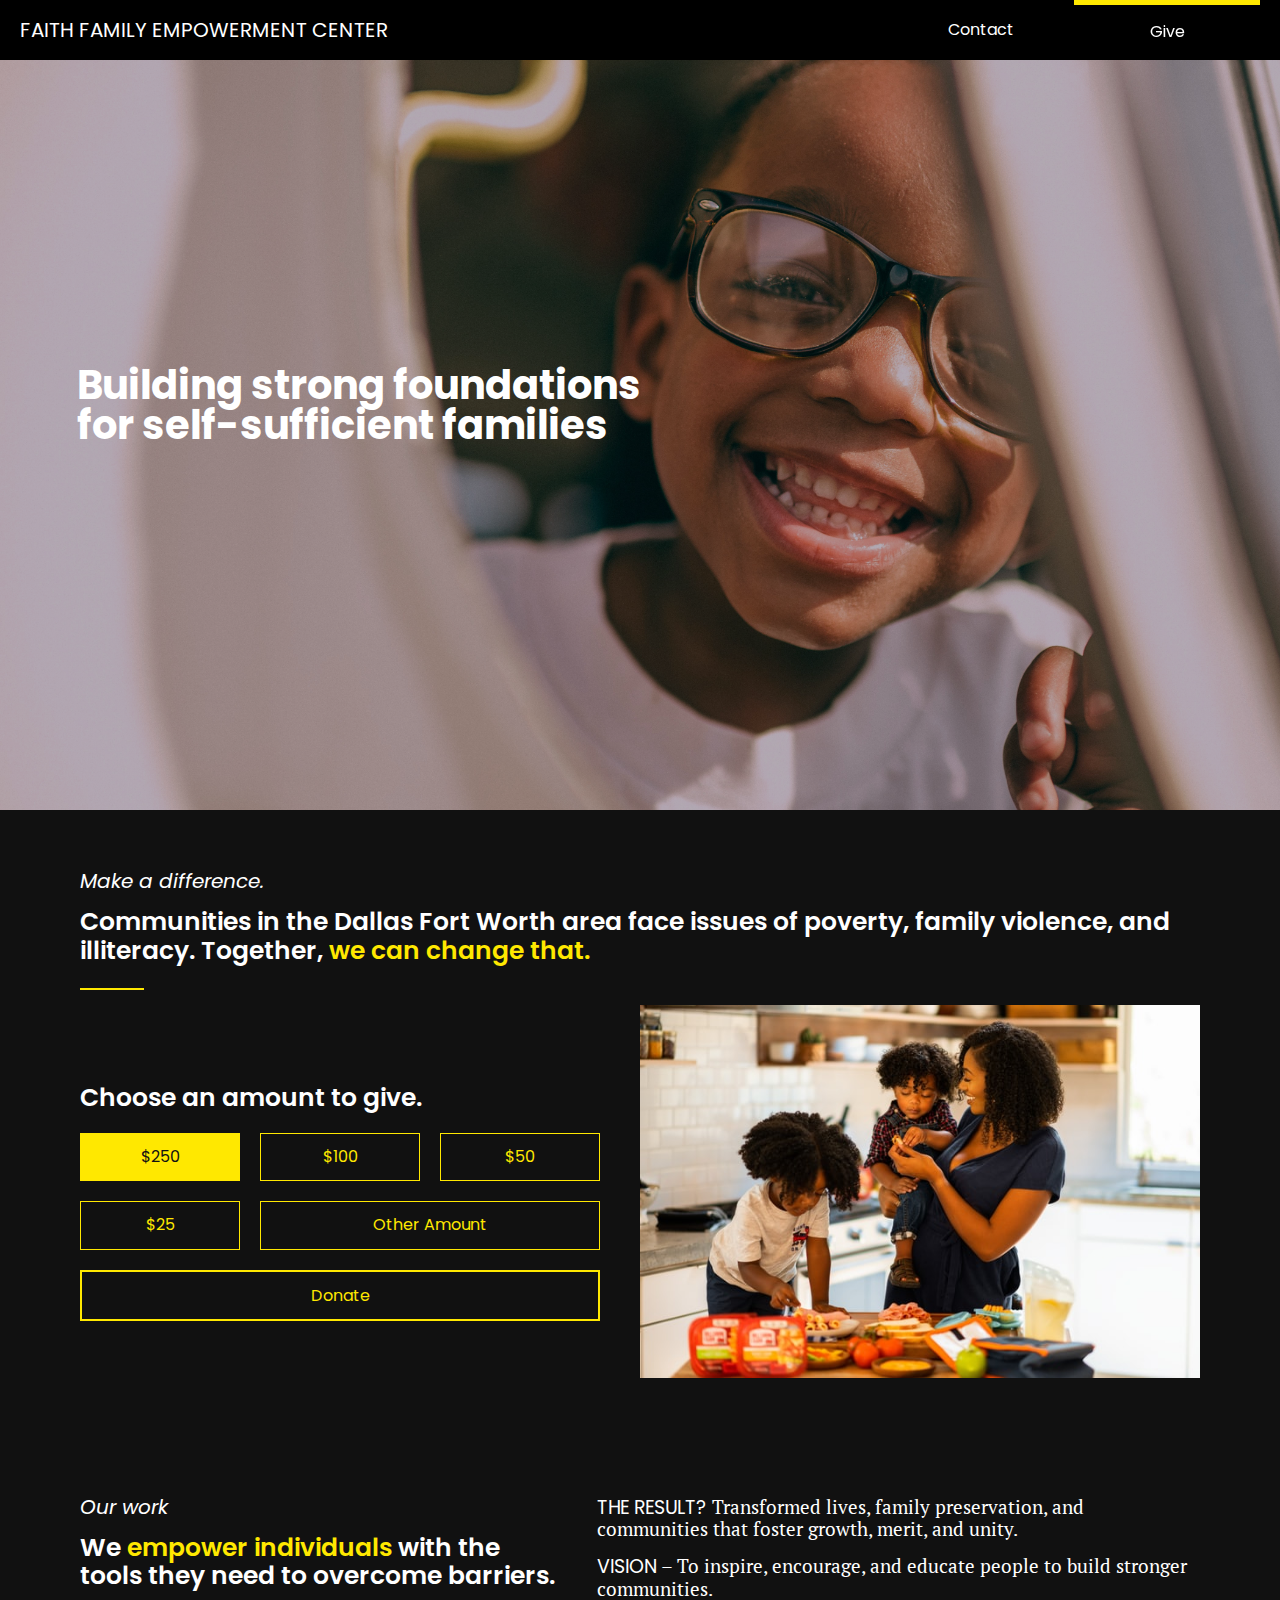
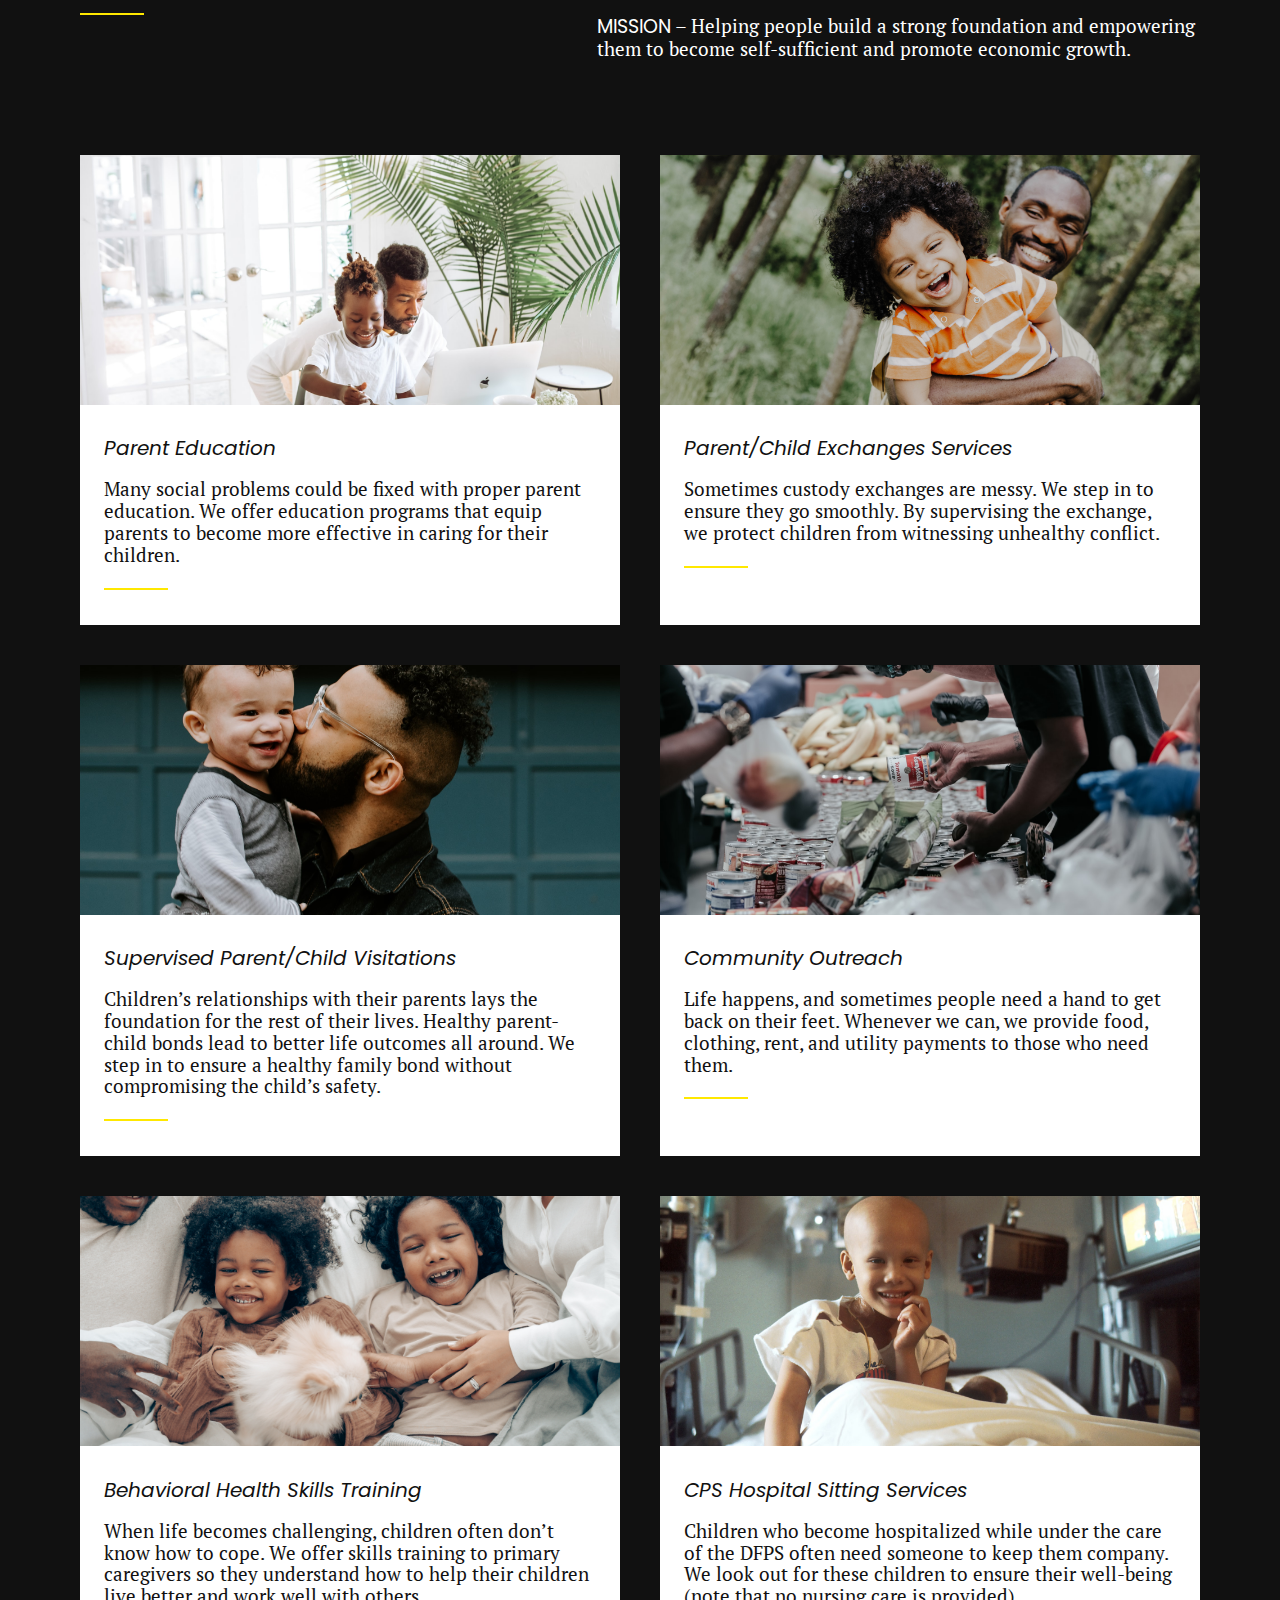
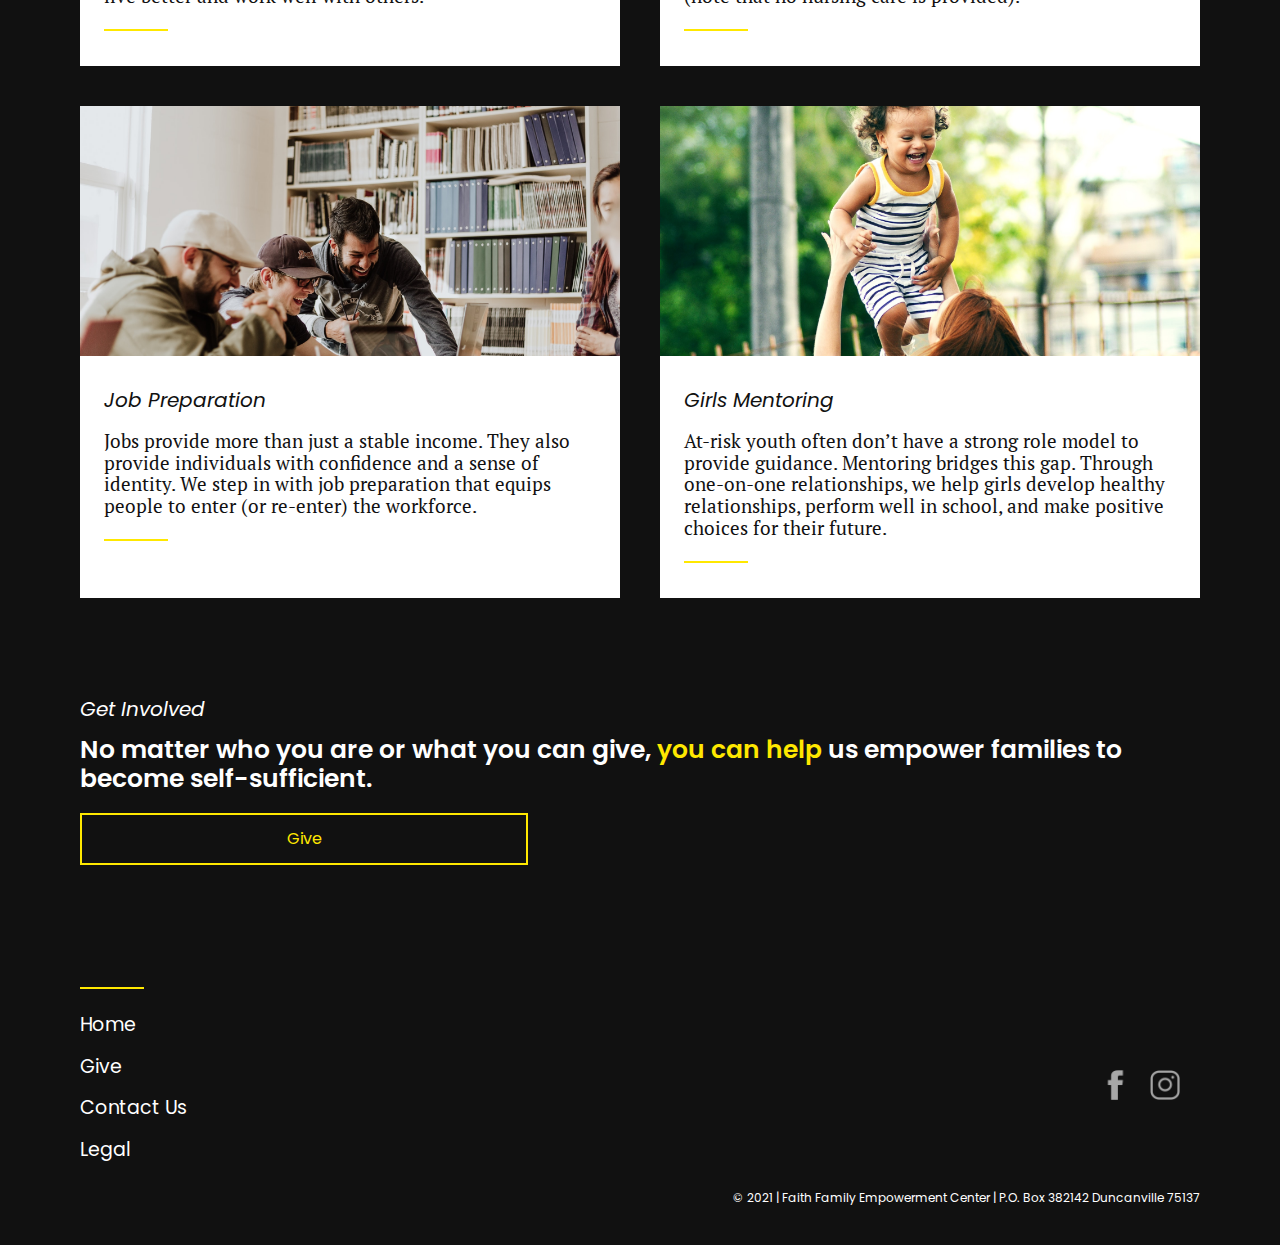
<file: root/index.html>
<!DOCTYPE html>
<html lang="en">
  <head>
    <meta charset="UTF-8" />
    <meta http-equiv="X-UA-Compatible" content="IE=edge" />
    <meta name="viewport" content="width=device-width, initial-scale=1.0" />
    <link rel="preconnect" href="https://fonts.gstatic.com" />
    <link rel="preconnect" href="https://fonts.gstatic.com" />
    <link
      href="https://fonts.googleapis.com/css2?family=PT+Serif:wght@400;700&family=Poppins:wght@300;400;600;800&display=swap"
      rel="stylesheet"
    />
    <link rel="stylesheet" href="css/normalize.css" />
    <link rel="stylesheet" href="css/style.css" />
    <title>Faith Family Empowerment Center</title>
  </head>
  <body>
    <header>
      <div class="nav-bar">
        <a href="index.html" class="nav-title">Faith Family Empowerment Center</a>
        <ul class="nav-items">
          <li class="nav-item nav-item--contact"><a href="contact.html">Contact</a></li>
          <li class="nav-item nav-item--give" onclick="location.href='give.html'"><a href="give.html">Give</a></li>
        </ul>
      </div>
      <div class="hamburger-icon" onclick="toggleMenu(this)">
        <div class="bar bar1"></div>
        <div class="bar bar2"></div>
        <div class="bar bar3"></div>
      </div>
    </header>
    <section class="hero block">
      <h1 class="hero-title">
        <span class="highlight--3"
          >Building strong foundations for self-sufficient families</span
        >
      </h1>
    </section>
    <section class="give container">
      <div class="give-header">
        <h2 class="give-title">Make a difference.</h2>
        <h3>
          Communities in the Dallas Fort Worth area face issues of poverty,
          family violence, and illiteracy. Together, <span class="highlight">we can change that.</span>
        </h3>
        <span class="line"></span>
        

        <div class="give-section">
          <div class="donation-form-section">
            <h3>Choose an amount to give.</h4>
            <form class="donation_form">
              <div class = "donation-amount">
                <input type="radio" id="250" name="donation_amount" value="250" checked >
                <label for="250">$250</label><br>
              </div>
              <div class = "donation-amount">
                <input type="radio" id="100" name="donation_amount" value="100">
                <label for="100">$100</label><br>     
              </div>
              <div class = "donation-amount">     
                <input type="radio" id="50" name="donation_amount" value="50">
                <label for="50">$50</label><br>
              </div>
              <div class = "donation-amount">
                <input type="radio" id="25" name="donation_amount" value="25">
                <label for="25">$25</label><br>
              </div>
              <div class = "donation-amount other-amount-div">
                <input class="other-amount-input" type="radio" id="other_amount" name="donation_amount" value="other-amount" placeholder="Other">
                <label for="other_amount">Other Amount</label>
              </div>
              <div class="donation-amount other-donation-amount">
                $
                <input type = "number" id="other_donation_amount" min="0" name="other_donation_amount">
                <p>USD</p>
              </div>
            </form>
            <button class="btn donate-button" target="_blank" onclick="window.open('https://www.paypal.com/donate?business=ffec17%40gmail.com&amount=20&no_recurring=0&item_name=Building+strong+foundations+for+self-sufficient+families.&currency_code=USD','_blank')">
              <a class="donate-button-link" target="_blank" href="https://www.paypal.com/donate?business=ffec17%40gmail.com&amount=20&no_recurring=0&item_name=Building+strong+foundations+for+self-sufficient+families.&currency_code=USD">Donate</a>
            </button>
        </div>
      <div class="donation-image">
        <img src="assets/images/mother-and-sons-cooking.jpg" alt="">
      </div>
    </div>



    </section>
    <section class="our-work-section">
      <div class="container our-work">
        <div class="our-work--header">
          <h2 class="our-work--title">Our work</h2>
          <h3>
            We
            <span class="highlight">empower individuals</span> with the tools
            they need to overcome barriers.
          </h3>
          <span class="line"></span>
        </div>
        <div>
          <p>
            <span class="highlight--2">The result?</span> Transformed lives,
            family preservation, and communities that foster growth, merit, and
            unity.
          </p>
          <p>
            <span class="highlight--2">Vision</span> – To inspire, encourage,
            and educate people to build stronger communities.
          </p>
          <p>
            <span class="highlight--2">Mission</span> – Helping people build a
            strong foundation and empowering them to become self-sufficient and
            promote economic growth.
          </p>
        </div>
      </div>
      <div class="cards">
        <div class="container">
          <div class="our-work--services card">
            <div class="service">
              <img class="card-photo" src="assets/images/father-and-son-on-laptop.jpg" />
              <div class="card-text service--description">
                <h2 class="card-text--heading">Parent Education</h2>
                <p class="card-text--content">
                  Many social problems could be fixed with proper parent education.
                  We offer education programs that equip parents to become more
                  effective in caring for their children.
                </p>
                <span class="line"></span>
              </div>
            </div>
            </div>
            <div class="our-work--services card">
              <div class="service">
                <img class="card-photo" src="assets/images/father-and-son.jpg" />
                <div class="card-text service--description">
                  <h2 class="card-text--heading">Parent/Child Exchanges Services</h2>
                  <p class="card-text--content">
                    Sometimes custody exchanges are messy. We step in to ensure they go smoothly. By supervising the exchange, we protect children from witnessing unhealthy conflict.
                  </p>
                  <span class="line"></span>
                </div>
              </div>
            </div>
            <div class="our-work--services card">
              <div class="service">
                <img class="card-photo" src="assets/images/father-kissing-son.jpg" />
                <div class="card-text service--description">
                  <h2 class="card-text--heading">Supervised Parent/Child Visitations</h2>
                  <p class="card-text--content">
                    Children’s relationships with their parents lays the foundation for the rest of their lives. Healthy parent-child bonds lead to better life outcomes all around. We step in to ensure a healthy family bond without compromising the child’s safety.
                  </p>
                  <span class="line"></span>
                </div>
              </div>
            </div>
            <div class="our-work--services card">
              <div class="service">
                <img class="card-photo" src="assets/images/food-bank-volunteers.jpg" />
                <div class="card-text service--description">
                  <h2 class="card-text--heading">Community Outreach</h2>
                  <p class="card-text--content">
                    Life happens, and sometimes people need a hand to get back on their feet. Whenever we can, we provide food, clothing, rent, and utility payments to those who need them.
                  </p>
                  <span class="line"></span>
                </div>
              </div>
            </div>
            <div class="our-work--services card">
              <div class="service">
                <img class="card-photo" src="assets/images/family.jpg" />
                <div class="card-text service--description">
                  <h2 class="card-text--heading">Behavioral Health Skills Training</h2>
                  <p class="card-text--content">
                    When life becomes challenging, children often don’t know how to cope. We offer skills training to primary caregivers so they understand how to help their children live better and work well with others.
                  </p>
                  <span class="line"></span>
                </div>
              </div>
            </div>
            <div class="our-work--services card">
              <div class="service">
                <img class="card-photo" src="assets/images/hospital-visit.jpg" />
                <div class="card-text service--description">
                  <h2 class="card-text--heading">CPS Hospital Sitting Services</h2>
                  <p class="card-text--content">
                    Children who become hospitalized while under the care of the DFPS often need someone to keep them company. We look out for these children to ensure their well-being (note that no nursing care is provided).
                  </p>
                  <span class="line"></span>
                </div>
              </div>
            </div>
            <div class="our-work--services card">
              <div class="service">
                <img class="card-photo" src="assets/images/skills-training.jpg" />
                <div class="card-text service--description">
                  <h2 class="card-text--heading">Job Preparation</h2>
                  <p class="card-text--content">
                    Jobs provide more than just a stable income. They also provide individuals with confidence and a sense of identity. We step in with job preparation that equips people to enter (or re-enter) the workforce.
                  </p>
                  <span class="line"></span>
                </div>
              </div>
            </div>
            <div class="our-work--services card">
              <div class="service">
                <img class="card-photo" src="assets/images/mom-throwing-daughter.jpg" />
                <div class="card-text service--description">
                  <h2 class="card-text--heading">Girls Mentoring</h2>
                  <p class="card-text--content">
                    At-risk youth often don’t have a strong role model to provide guidance. Mentoring bridges this gap. Through one-on-one relationships, we help  girls develop healthy relationships, perform well in school, and make positive choices for their future.
                  </p>
                  <span class="line"></span>
                </div>
              </div>
            </div>
          </div>
        </div>
      </div>
    </section>
    <section class="give container">
      <div class="give-header">
        <h2 class="give-title">Get Involved</h2>
        <h3>
          No matter who you are or what you can give, <span class="highlight">you can help</span> us empower families to become self-sufficient. 
        </h3>
        <button class="btn" onclick="location.href='give.html'">
          <a href="give.html">Give</a>
        </button>
        <br>

      </div>
    </section>
    <footer>
      <section class="container">
        <span class="line"></span>
      <div class="links">
        <div class="column">
          <a href="index.html" class="link">Home</a>
          <a href="give.html" class="link">Give</a>
          <a href="contact.html" class="link">Contact Us</a>
          <a href="legal.html" class="link">Legal</a>
        </div>
        <div class="social column">
          <a target="_blank" href="https://www.facebook.com/FFEC17"><img src="./assets/images/facebook-icon.png" alt="" class="social-icon"></a>
          <a target="_blank" href="https://www.instagram.com/ffec17/?hl=en"><img src="./assets/images/instagram-icon.png" alt="" class ="social-icon"></a>
        </div>
      </div>
      <p class="copyright">© 2021 | Faith Family Empowerment Center | P.O. Box 382142 Duncanville 75137</p>
    </section>
    </footer>
    <script src="scripts/app.js"></script>
  </body>
</html>
</file>
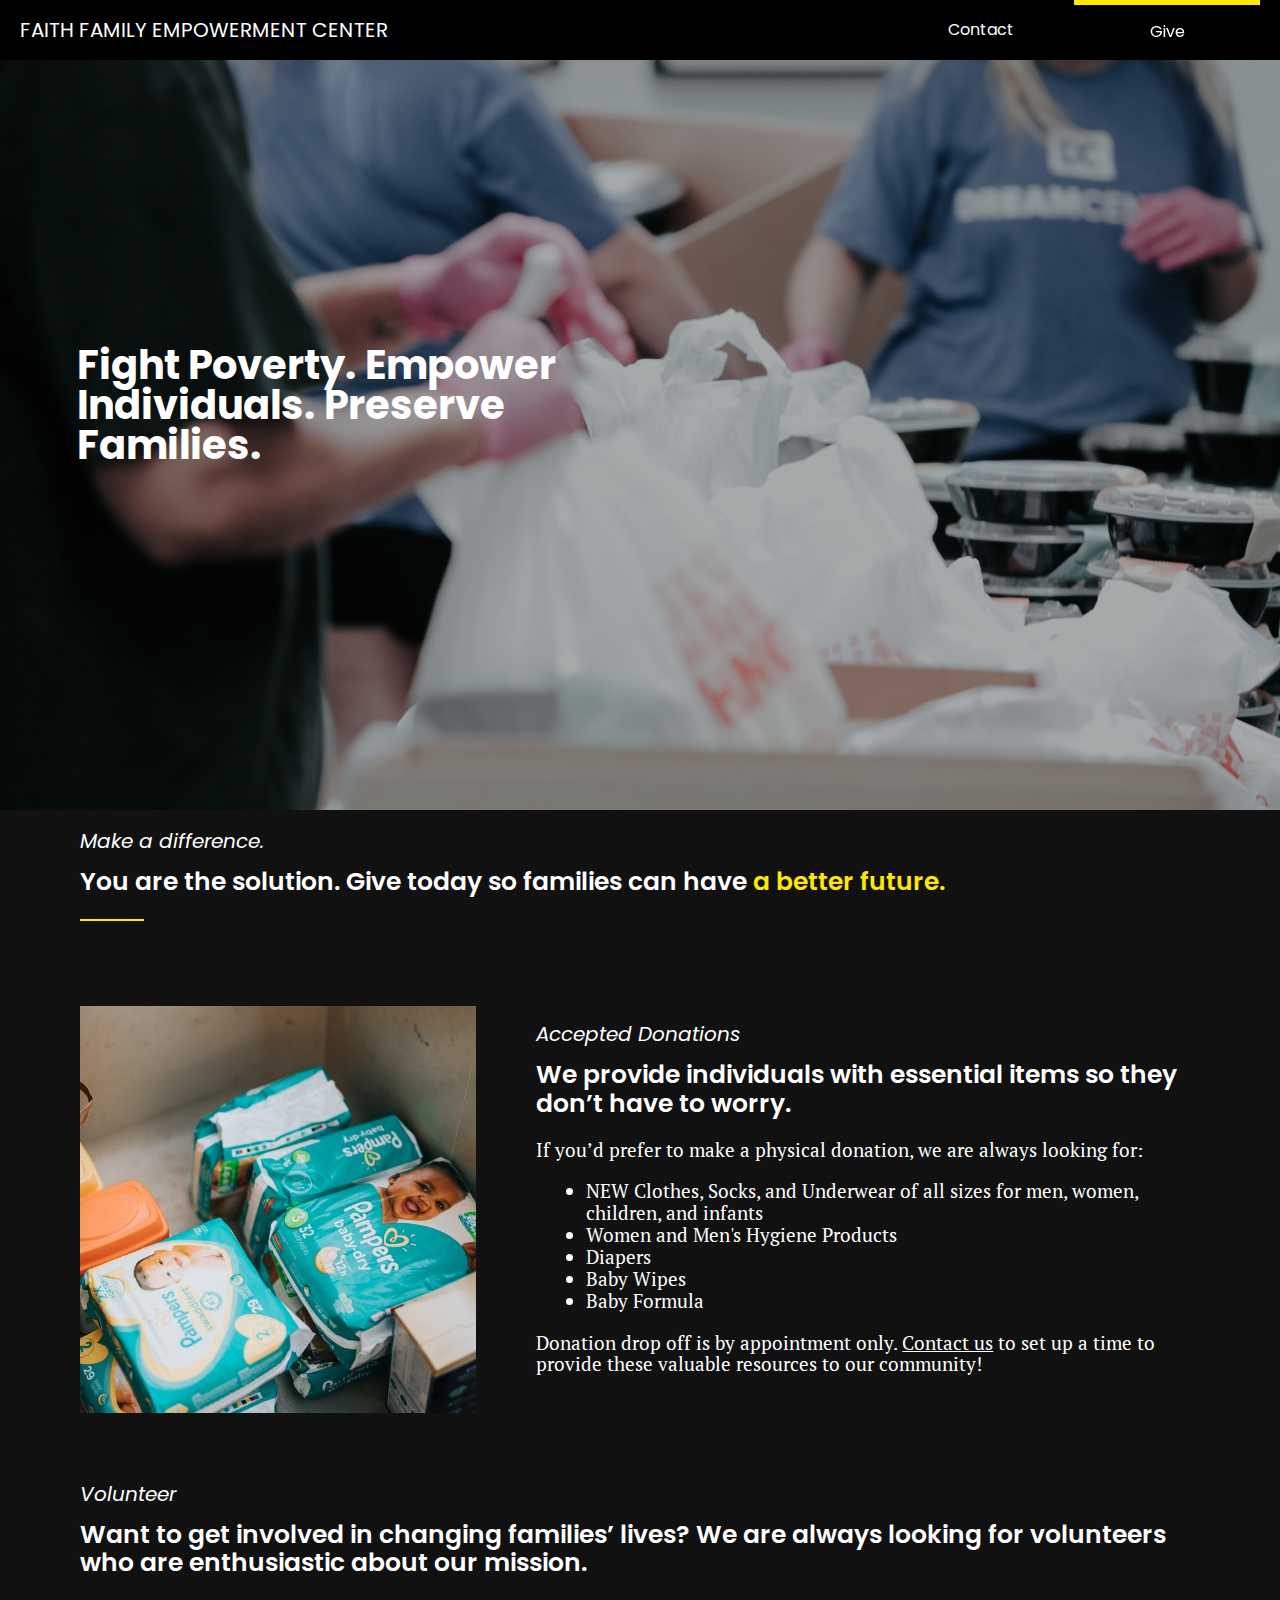
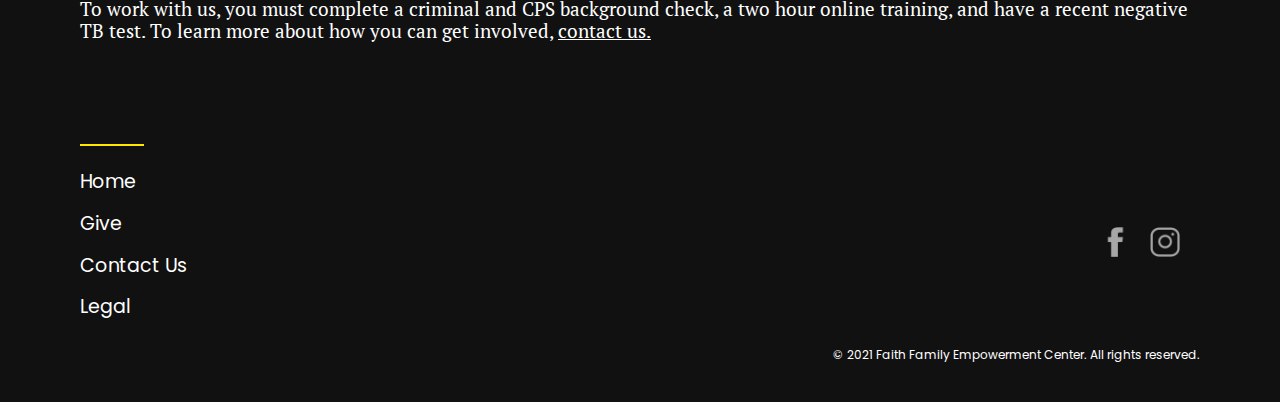
<file: give.html>
<!DOCTYPE html>
<html lang="en">
  <head>
    <meta charset="UTF-8" />
    <meta http-equiv="X-UA-Compatible" content="IE=edge" />
    <meta name="viewport" content="width=device-width, initial-scale=1.0" />
    <link rel="preconnect" href="https://fonts.gstatic.com" />
    <link rel="preconnect" href="https://fonts.gstatic.com" />
    <link
      href="https://fonts.googleapis.com/css2?family=PT+Serif:wght@400;700&family=Poppins:wght@300;400;600;800&display=swap"
      rel="stylesheet"
    />
    <link rel="stylesheet" href="./root/css/normalize.css" />
    <link rel="stylesheet" href="./root/css/style.css" />
    <title>Faith Family Empowerment Center</title>
  </head>
  <body>
    <header>
      <div class="nav-bar">
        <a href="#" class="nav-title">Faith Family Empowerment Center</a>
        <ul class="nav-items">
          <li class="nav-item nav-item--contact"><a href="#">Contact</a></li>
          <li class="nav-item nav-item--give"><a href="#">Give</a></li>
        </ul>
      </div>
      <div class="hamburger-icon" onclick="toggleMenu(this)">
        <div class="bar bar1"></div>
        <div class="bar bar2"></div>
        <div class="bar bar3"></div>
      </div>
    </header>

    <section class="hero block" id= "give-hero">
        <h1 class="hero-title">
          <span class="highlight--3"
            >Fight Poverty. Empower Individuals. Preserve Families.</span
          >
        </h1>
    </section>

    <section class="give-page container">
    <div class="give-header">
        <h2 class="give-title">Make a difference.</h2>
        <h3>
            You are the solution. Give today so families can have <span class="highlight">a better future.</span>
        </h3>
        <span class="line"></span>
    </div>
    </section>
   

    <section class="give-page container accepted-donations">
        <div class="column">
        <div class="give-header">
          <h2 class="give-title">Accepted Donations</h2>
          <h3>
            We provide individuals with essential items so they don’t have to worry. 
          </h3>
          <div class = "donations">
          <p>If you’d prefer to make a physical donation, we are always looking for: </p>
          <ul class="donation-list">
            <li>NEW Clothes, Socks, and Underwear of all sizes for men, women, children, and infants</li>
            <li>Women and Men's Hygiene Products</li>
            <li>Diapers</li>
            <li>Baby Wipes</li>
            <li>Baby Formula</li>
          </ul>
          <p>Donation drop off is by appointment only. <a href="">Contact us</a> to set up a time to provide these valuable resources to our community! </p>
        </div>
        </div>
    </div>
    <div class="column"><img src="./root/assets/images/diapers.jpg" alt="" class = "donation-img"></div>
    
      </section>

      <section class="give-page container">
        <div class="give-header">
          <h2 class="give-title">Volunteer</h2>

          <h3>
            Want to get involved in changing families’ lives? We are always looking for volunteers who are enthusiastic about our mission.
          </h3>
          <div class = "donations">
          <p> To work with us, you must complete a criminal and CPS background check, a two hour online training, and have a recent negative TB test.
              To learn more about how you can get involved, <a href="">contact us.</a></p>
        </div>
    </div>
      </section>



    <footer>
      <section class="container">
        <span class="line"></span>
      <div class="links">
        <div class="column">
          <a href="" class="link">Home</a>
          <a href="" class="link">Give</a>
          <a href="" class="link">Contact Us</a>
          <a href="" class="link">Legal</a>
        </div>
        <div class="social column">
          <a href="https://www.facebook.com/FFEC17"><img src="./root/assets/images/facebook-icon.png" alt="" class="social-icon"></a>
          <a href="https://www.instagram.com/ffec17/?hl=en"><img src="./root/assets/images/instagram-icon.png" alt="" class ="social-icon"></a>
        </div>
      </div>
    <p class="copyright">© 2021 Faith Family Empowerment Center. All rights reserved.</p>

    </section>
    </footer>
    <script src="./root/scripts/app.js"></script>
  </body>
</html>
</file>
<file: root/css/style.css>
:root {
  --color-primary: #111;
  --color-secondary: #fff;
  --color-accent: #ffe800;
}

*,
*::before,
*::after {
  box-sizing: border-box;
  padding: 0;
  margin: 0;
}

/* FONTS */
html {
  font-size: 62.5%;
}

body {
  font-family: "PT Serif", serif;
  background-color: var(--color-primary);
}

h1,
h2,
h3,
h4 {
  font-family: "Poppins", sans-serif;
}

h1 {
  font-size: 3rem;
}

h2 {
  font-size: 2rem;
  font-weight: 400;
  font-style: italic;
}

h3 {
  font-size: 2.5rem;
  font-weight: 600;
}

p {
  font-size: 1.9rem;
}

a {
  text-decoration: none;
  font-family: "Poppins", sans-serif;
  color: var(--color-secondary);
}

@media screen and (min-width: 600px) {
  h1 {
    font-size: 4rem;
  }
}

.container {
  max-width: 1200px;
  margin: auto;
}

/* Hamburger Icon */
.hamburger-icon {
  display: inline-block;
  cursor: pointer;
  position: fixed;
  top: 1rem;
  right: 2rem;
  z-index: 1000;
}

.bar {
  width: 28px;
  height: 3px;
  background-color: white;
  margin: 8px 0;
  transition: transform 0.4s;
}

.collapsible--open .bar1 {
  transform: translateY(11px) rotate(45deg);
}

.collapsible--open .bar2 {
  opacity: 0;
}

.collapsible--open .bar3 {
  transform: translateY(-11px) rotate(-45deg);
}

/* Nav Bar */
.nav-bar {
  background-color: black;
  display: flex;
  height: 6rem;
  align-items: center;
  padding: 2rem;
  transition: 0.4s;
  position: fixed;
  width: 100%;
  z-index: 1000;
}

.nav-item {
  display: none;
}

.nav-item--give {
  cursor: pointer;
}

.nav-title {
  font-size: 2rem;
  text-transform: uppercase;
  visibility: hidden;
}

.collapsible--open .nav-title {
  display: none;
}

.collapsible--open {
  align-items: center;
  justify-content: center;
  height: 100vh;
  font-size: 6rem;
}

.collapsible--open .nav-title {
  opacity: 0;
}

.collapsible--open .nav-item {
  display: flex;
  padding: 1rem;
  list-style: none;
  transition: color 0.4s;
  overflow: visible;
}

.collapsible--open .nav-item:hover a {
  border-bottom: 0.5rem solid var(--color-accent);
}

@media screen and (min-width: 600px) {
  .collapsible--open {
    height: 6rem;
    align-items: center;
    padding: 2rem;
  }

  .collapsible--open .nav-title {
    opacity: 1;
  }

  .nav-title {
    visibility: visible;
  }

  .nav-bar {
    justify-content: space-between;
  }

  .nav-items {
    display: flex;
    width: 30%;
    justify-content: space-between;
    align-content: center;
    text-align: center;
    height: 6rem;
  }

  .nav-item {
    display: flex;
    font-size: 1.6rem;
    justify-content: center;
    align-items: center;
    width: 50%;
  }

  .hamburger-icon {
    display: none;
  }

  .nav-item--give {
    border-top: 5px solid var(--color-accent);
    position: relative;
    transition: ease-out 0.4s;
    /* overflow: hidden; */
  }

  .nav-item--give:before {
    content: "";
    width: 100%;
    height: 100%;
    background-color: var(--color-accent);
    position: absolute;
    transition: top 0.3s ease;
    top: -6rem;
    left: 0;
  }

  .nav-item--give a {
    z-index: 1;
  }

  .nav-item--give:hover:before {
    top: 0;
  }

  .nav-item--give:hover a {
    color: var(--color-primary);
  }
}

/* Hero Shot */
.hero {
  background-image: linear-gradient(rgba(0, 0, 0, 0.3), rgba(0, 0, 0, 0.3)),
    url("../assets/images/boy-smiling-smaller.jpg");
  background-size: cover;
  background-position: center;
  background-repeat: no-repeat;
  height: 90vh;
  display: flex;
  align-items: center;
}

#give-hero {
  background-image: linear-gradient(rgba(0, 0, 0, 0.3), rgba(0, 0, 0, 0.3)),
    url("../assets/images/donations.jpg");
}

#contact-hero {
  background-image: linear-gradient(rgba(0, 0, 0, 0.3), rgba(0, 0, 0, 0.3)),
    url("../assets/images/contact.jpg");
}

.hero-title {
  margin: 6%;
  max-width: 600px;
  line-height: 4rem;
  color: white;
}

@media screen and (min-width: 600px) {
  .hero {
    background-image: linear-gradient(rgba(0, 0, 0, 0.3), rgba(0, 0, 0, 0.3)),
      url("../assets/images/boy-smiling.jpg");
  }
}

/* Give Section */
.give {
  color: white;
  padding: 6rem 4rem;
}

.give-title {
  padding-bottom: 1.5rem;
}

/* Our Work Section */
.our-work-section,
.accepted-donations {
  color: white;
}

.our-work {
  display: flex;
  flex-direction: column;
  padding: 4rem 2rem;
}

.our-work div {
  padding: 0 2rem;
}

.our-work h2 {
  margin: 1.5rem 0;
}

.our-work p {
  margin: 1.5rem 0;
}

.highlight {
  color: var(--color-accent);
  font-style: bold;
}

.line {
  margin-bottom: 1.5rem;
  height: 1px;
  width: 64px;
  display: block;
  border-bottom: 2px solid var(--color-accent);
  padding-top: 2.2rem;
}

.highlight--2 {
  font-family: "Poppins", sans-serif;
  text-transform: uppercase;
}

@media screen and (min-width: 600px) {
  .our-work {
    flex-direction: row;
  }

  .our-work--header {
    padding-bottom: 2rem;
  }
}

/* Cards */
.cards {
  background-color: var(--color-primary);
  color: var(--color-primary);
}

.cards .container {
  display: grid;
  padding: 4rem;
}

.card {
  margin: 4rem auto;
  max-width: 700px;
  background-color: white;
  transition: 0.3s;
}

.card:hover {
  transform: scale(1.05);
}

.card-photo {
  width: 100%;
  max-height: 25rem;
  object-fit: cover;
  overflow: hidden;
}

.card-text {
  padding: 3rem 2.4rem 2rem 2.4rem;
}

.card-text--heading {
  padding-bottom: 1.8rem;
}

@media screen and (min-width: 700px) {
  .cards .container {
    grid-template-columns: 1fr 1fr;
    gap: 4rem;
  }

  .card {
    margin: 0;
  }
}

/* Button */
.btn {
  border: 2px solid var(--color-accent);
  background-color: var(--color-primary);
  font-size: 1.6rem;
  padding: 1.4rem 6rem;
  margin-top: 2rem;
  width: 40%;
  transition: 0.3s;
}

.btn a {
  color: var(--color-accent);
  transition: 0.3s;
}

.btn:hover a {
  color: var(--color-primary);
}

.btn:hover {
  background-color: var(--color-accent);
  cursor: pointer;
}

/* FOOTER */
/* footer {
  padding: 0 4rem;
} */

footer .container {
  display: flex;
  flex-direction: column;
  padding: 4rem;
}

.links {
  font-size: 1.9rem;
  display: flex;
  flex-direction: column;
}

.column {
  display: flex;
  flex-direction: column;
  flex-grow: 1;
}

.link {
  padding: 1rem 0;
}

.link:hover {
  text-decoration: underline;
}

.copyright {
  color: white;
  font-family: "Poppins", sans-serif;
  font-size: 1.2rem;
  padding-top: 2rem;
}

.social {
  display: flex;
  flex-direction: row;
  padding: 2rem 0;
}

.social-icon {
  width: 3rem;
  margin-right: 2rem;
}

@media screen and (min-width: 600px) {
  .footer .container {
    flex-direction: column;
  }

  .links {
    flex-direction: row;
  }

  .social {
    justify-content: flex-end;
    align-items: center;
  }

  .copyright {
    text-align: right;
  }
}

/* GIVE PAGE */
.give-page {
  color: white;
  padding: 2rem 4rem;
}

.make-difference {
  padding-top: 6rem;
}

.donation-img {
  width: 100%;
  padding: 3rem 0rem;
}

.donations {
  padding: 2rem 0;
}

.donation-list {
  font-size: 1.9rem;
  padding: 2rem 5rem;
}

.donations a {
  font-family: "PT Serif", serif;
  text-decoration: underline;
  transition: 0.3s;
}

.donations a:hover {
  color: var(--color-accent);
}

@media screen and (min-width: 1000px) {
  .accepted-donations {
    display: flex;
    flex-direction: row-reverse;
    gap: 6rem;
    align-items: center;
  }

  .donation-img {
    flex-basis: 1;
    flex-shrink: 0;
  }

  .donations {
    flex-basis: 50%;
    flex-shrink: 0;
  }
}

/* CONTACT PAGE */
.contact-us {
  color: white;
  padding: 6rem 4rem;
}

.contact p {
  font-family: "Poppins", sans-serif;
}

/* LEGAL PAGE */
.legal {
  color: white;
  padding: 12rem 4rem 6rem 4rem;
}

.legal a {
  font-family: "PT Serif", serif;
  text-decoration: underline;
}

/* DONATION FORM */
.donation-form-section h3 {
  padding: 2rem 0;
}

.donation_form input[type="radio"] {
  opacity: 0;
  position: fixed;
  width: 0;
}

.donation_form label {
  display: inline-block;
  font-size: 1.6rem;
  border: 1px solid var(--color-accent);
  font-family: "Poppins", sans-serif;
  padding: 1.4rem 4rem;
  color: var(--color-accent);
  cursor: pointer;
}

.donation_form input[type="radio"]:checked + label {
  background-color: var(--color-accent);
  color: var(--color-primary);
  border: 1px solid var(--color-accent);
}

.other-donation-amount {
  display: none;
}

.other-donation-amount-open {
  border: 1px solid var(--color-accent);
  background-color: var(--color-accent);
  color: black;
  font-size: 1.6rem;
  display: flex;
  align-items: center;
  justify-content: space-between;
  font-family: "Poppins", sans-serif;
  text-align: center;
  padding: 0 4em;
}

input[type="number"] {
  width: 60px;
  border: none;
  background-color: var(--color-accent);
  font-family: "Poppins", sans-serif;
  outline: none;
  padding: 1.4rem 0;
}

.other-donation-amount-open p {
  font-size: 1.2rem;
}

/* remove arrows on number input box */
input::-webkit-outer-spin-button,
input::-webkit-inner-spin-button {
  -webkit-appearance: none;
  margin: 0;
}

input[type="number"] {
  -moz-appearance: textfield;
}

input[type="button"] {
  width: 100%;
}

.donation-image {
  grid-area: image;
}

.donation-form-section {
  grid-area: donations;
  padding-right: 40px;
}

.give-section {
  display: grid;
  grid-template-columns: 1fr 1fr;
  grid-template-areas: "donations image";
  align-items: center;
}

.donation-image img {
  width: 100%;
}

.donation_form {
  display: grid;
  grid-template-columns: 1fr 1fr 1fr;
  grid-template-areas:
    ". . ."
    ". other other";
  gap: 20px;
}

.donation-amount label,
.other-donation-amount-open {
  width: 100%;
  text-align: center;
}

.other-amount-div,
.other-donation-amount {
  grid-area: other;
}

.donate-button {
  width: 100%;
}

@media screen and (max-width: 924px) {
  .donation-image {
    display: none;
  }

  .give-section {
    grid-template-columns: 1fr;
  }
}
</file>
